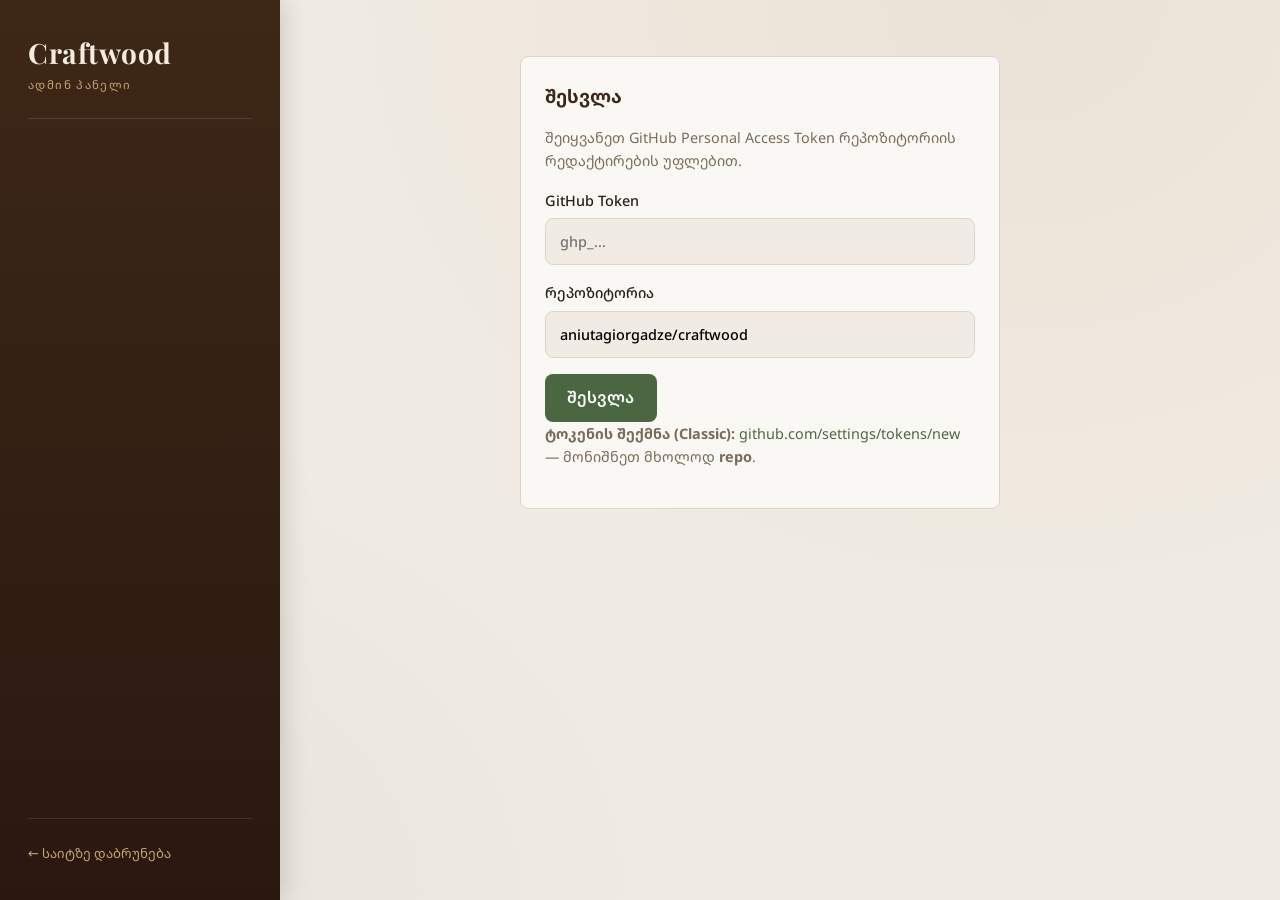
<file: admin/index.html>
<!DOCTYPE html>
<html lang="ka">
<head>
  <meta charset="UTF-8">
  <meta name="viewport" content="width=device-width, initial-scale=1.0">
  <title>Craftwood — ადმინ პანელი</title>
  <link rel="preconnect" href="https://fonts.googleapis.com">
  <link rel="preconnect" href="https://fonts.gstatic.com" crossorigin>
  <link href="https://fonts.googleapis.com/css2?family=Playfair+Display:wght@500;700&family=Noto+Sans+Georgian:wght@400;500;600&display=swap" rel="stylesheet">
  <link rel="stylesheet" href="admin.css">
</head>
<body>
  <div class="app">
    <aside class="sidebar" id="sidebar">
      <button class="sidebar-close" id="sidebar-close" aria-label="მენიუს დახურვა">&times;</button>
      <a href="#featured" class="sidebar-brand" id="sidebar-brand">
        <span class="sidebar-brand-name">Craftwood</span>
        <span class="sidebar-brand-tag">ადმინ პანელი</span>
      </a>
      <nav class="sidebar-nav hidden" id="sidebar-nav" aria-label="ადმინ მენიუ">
        <a href="#featured" class="sidebar-link is-active" data-tab="featured">განსაკუთრებული ნამუშევრები</a>
        <a href="#materials" class="sidebar-link" data-tab="materials">მასალები</a>
        <a href="#about" class="sidebar-link" data-tab="about">ჩვენს შესახებ</a>
        <a href="#consultation" class="sidebar-link" data-tab="consultation">შეკვეთების მოთხოვნები</a>
        <a href="#gallery" class="sidebar-link" data-tab="gallery">სრული ნამუშევრები</a>
        <a href="#comments" class="sidebar-link sidebar-link--admin" data-tab="comments">კომენტარები</a>
      </nav>
      <footer class="sidebar-footer">
        <a href="../index.html" class="sidebar-back">← საიტზე დაბრუნება</a>
        <p class="sidebar-user hidden" id="sidebar-user">შესული: <strong id="user-name"></strong></p>
        <button type="button" id="logout-btn" class="btn btn-ghost btn-sm hidden">გასვლა</button>
      </footer>
    </aside>

    <div class="app-main">
      <header class="mobile-header">
        <button class="menu-toggle" id="menu-toggle" aria-label="მენიუ" aria-expanded="false">
          <span></span><span></span><span></span>
        </button>
        <span class="mobile-title" id="mobile-title">Craftwood ადმინი</span>
      </header>

      <main class="content">
        <section id="login-section" class="login-section">
          <div class="card login-card">
            <h2>შესვლა</h2>
            <p class="hint">შეიყვანეთ GitHub Personal Access Token რეპოზიტორიის რედაქტირების უფლებით.</p>
            <form id="login-form">
              <label>
                GitHub Token
                <input type="password" id="token-input" required placeholder="ghp_...">
              </label>
              <label>
                რეპოზიტორია
                <input type="text" id="repo-input" required placeholder="username/craftwood">
              </label>
              <button type="submit" class="btn btn-primary">შესვლა</button>
            </form>
            <p class="help">
              <strong>ტოკენის შექმნა (Classic):</strong>
              <a href="https://github.com/settings/tokens/new" target="_blank" rel="noopener">github.com/settings/tokens/new</a>
              — მონიშნეთ მხოლოდ <strong>repo</strong>.
            </p>
          </div>
        </section>

        <section id="panel-section" class="hidden">
          <p id="status" class="status status-global" aria-live="polite"></p>

          <div class="admin-view is-active" data-tab="featured">
            <header class="view-header">
              <p class="view-eyebrow">მთავარი გვერდი</p>
              <h1>განსაკუთრებული ნამუშევრები</h1>
            </header>
            <div class="card">
              <p class="hint">მონიშნეთ ნამუშევრები, რომლებიც პირველ გვერდზე გამოჩნდება.</p>
              <label>სათაური<input type="text" id="featured-section-title"></label>
              <label>ქვესათაური<input type="text" id="featured-section-subtitle"></label>
              <button type="button" class="btn btn-primary" id="save-featured-section">სექციის შენახვა</button>
              <div id="featured-list" class="items-list featured-list"></div>
            </div>
          </div>

          <div class="admin-view" data-tab="gallery">
            <header class="view-header">
              <p class="view-eyebrow">გალერეა</p>
              <h1>სრული ნამუშევრები</h1>
            </header>
            <div class="card">
              <h2>ახალი ფოტოს დამატება</h2>
              <form id="upload-form">
                <label>სურათი<input type="file" id="image-input" accept="image/*" required></label>
                <label>სათაური<input type="text" id="title-input" required placeholder="მაგ. მაგიდა"></label>
                <label>კატეგორია
                  <select id="category-input" required></select>
                  <input type="text" id="category-other-input" class="category-other hidden" placeholder="ჩაწერეთ კატეგორია">
                </label>
                <label class="checkbox-label">
                  <input type="checkbox" id="upload-featured" checked> განსაკუთრებული (მთავარ გვერდზე)
                </label>
                <button type="submit" class="btn btn-primary" id="upload-btn">ატვირთვა</button>
              </form>
            </div>
            <div class="card">
              <h2>არსებული ნამუშევრები</h2>
              <label>სათაური<input type="text" id="gallery-section-title"></label>
              <label>ქვესათაური<input type="text" id="gallery-section-subtitle"></label>
              <button type="button" class="btn btn-primary" id="save-gallery-section">სექციის შენახვა</button>
              <div id="items-list" class="items-list"></div>
            </div>
          </div>

          <div class="admin-view" data-tab="materials">
            <header class="view-header">
              <p class="view-eyebrow">კონტენტი</p>
              <h1>მასალები</h1>
            </header>
            <div class="card">
              <label>სათაური<input type="text" id="materials-title"></label>
              <label>ქვესათაური<input type="text" id="materials-subtitle"></label>
              <button type="button" class="btn btn-primary" id="save-materials-header">სათაურის შენახვა</button>
              <hr class="divider">
              <h2>ახალი მასალა</h2>
              <form id="material-form">
                <label>სახელი<input type="text" id="material-name" required></label>
                <label>აღწერა<textarea id="material-desc" rows="2" required></textarea></label>
                <label>სურათი<input type="file" id="material-image" accept="image/*" required></label>
                <button type="submit" class="btn btn-primary">დამატება</button>
              </form>
              <div id="materials-list" class="items-list"></div>
            </div>
          </div>

          <div class="admin-view" data-tab="about">
            <header class="view-header">
              <p class="view-eyebrow">კონტენტი</p>
              <h1>ჩვენს შესახებ</h1>
            </header>
            <div class="card">
              <form id="about-form">
                <label>სათაური<input type="text" id="about-title"></label>
                <label>აბზაცი 1<textarea id="about-p1" rows="3"></textarea></label>
                <label>აბზაცი 2<textarea id="about-p2" rows="3"></textarea></label>
                <label>თვისება 1<input type="text" id="about-f1"></label>
                <label>თვისება 2<input type="text" id="about-f2"></label>
                <label>თვისება 3<input type="text" id="about-f3"></label>
                <label>სურათი (არასავალდებულო)<input type="file" id="about-image" accept="image/*"></label>
                <p class="hint" id="about-image-current"></p>
                <button type="submit" class="btn btn-primary">შენახვა</button>
              </form>
            </div>
          </div>

          <div class="admin-view" data-tab="consultation">
            <header class="view-header">
              <p class="view-eyebrow">შემომავალი</p>
              <h1>შეკვეთების მოთხოვნები</h1>
            </header>
            <div class="card">
              <p class="hint">საიტის „შეუკვეთე კონსულტაცია“ გვერდიდან მოსული მოთხოვნები. მონიშნეთ „დავრეკე“, როცა უკვე დაუკავშირდებით, და დაწერეთ შენიშვნა.</p>
                            <p class="hint">Live საიტზე შენახვისთვის GitHub Secret: <strong>REVIEW_WRITE_TOKEN</strong> (Classic token, repo scope).</p>
              <div id="requests-list" class="requests-list"></div>
            </div>
          </div>

          <div class="admin-view" data-tab="comments">
            <header class="view-header">
              <p class="view-eyebrow">მოდერაცია</p>
              <h1>კომენტარები</h1>
            </header>
            <div class="card">
              <p class="hint">სტუმრები ტოვებენ შეფასებას (1–5 ვარსკვლავი) და კომენტარს სურათებზე. შეგიძლიათ ჩასწოროთ, დამალოთ ან წაშალოთ.</p>
              <p class="hint">საიტზე შენახვისთვის დაამატეთ GitHub Secret: <strong>REVIEW_WRITE_TOKEN</strong> (Classic token, repo scope).</p>
              <div id="reviews-list" class="reviews-moderation-list"></div>
            </div>
          </div>
        </section>
      </main>
    </div>
  </div>

  <div id="confirm-dialog" class="confirm-dialog hidden" aria-hidden="true">
    <div class="confirm-dialog__box" role="dialog" aria-modal="true" aria-labelledby="confirm-title">
      <h3 id="confirm-title">ნამდვილად გსურთ წაშლა?</h3>
      <p id="confirm-message" class="confirm-dialog__message"></p>
      <div class="confirm-dialog__actions">
        <button type="button" class="btn btn-ghost" id="confirm-cancel">გაუქმება</button>
        <button type="button" class="btn btn-danger" id="confirm-ok">წაშლა</button>
      </div>
    </div>
  </div>

  <script src="../js/config.js"></script>
  <script src="../js/reviews.js"></script>
  <script src="../js/requests.js"></script>
  <script src="admin.js"></script>
</body>
</html>
</file>
<file: admin/admin.css>
:root {
  --color-bg: #f0ebe3;
  --color-surface: #faf8f4;
  --color-wood: #8b5a2b;
  --color-wood-dark: #3d2817;
  --color-wood-mid: #5c3d1e;
  --color-wood-light: #c4a574;
  --color-accent: #4a6741;
  --color-accent-light: #6b8f5e;
  --color-text: #2a2118;
  --color-text-muted: #7a6b58;
  --color-border: #ddd4c8;
  --color-danger: #b33a3a;
  --sidebar-width: 280px;
  --font-display: 'Playfair Display', Georgia, serif;
  --font-body: 'Noto Sans Georgian', system-ui, sans-serif;
  --shadow-md: 0 12px 40px rgba(42, 33, 24, 0.1);
  --radius: 8px;
  --transition: 0.25s ease;
}

*,
*::before,
*::after {
  box-sizing: border-box;
  margin: 0;
  padding: 0;
}

body {
  font-family: var(--font-body);
  background: var(--color-bg);
  color: var(--color-text);
  line-height: 1.6;
  min-height: 100vh;
  background-image:
    radial-gradient(ellipse at 80% 0%, rgba(196, 165, 116, 0.12) 0%, transparent 50%),
    radial-gradient(ellipse at 0% 100%, rgba(74, 103, 65, 0.06) 0%, transparent 40%);
}

a {
  color: inherit;
  text-decoration: none;
}

/* App shell — same as main site */
.app {
  display: flex;
  min-height: 100vh;
}

.sidebar {
  position: fixed;
  top: 0;
  left: 0;
  width: var(--sidebar-width);
  height: 100vh;
  background: linear-gradient(180deg, var(--color-wood-dark) 0%, #2a1810 100%);
  display: flex;
  flex-direction: column;
  padding: 2.25rem 1.75rem;
  z-index: 100;
  box-shadow: 4px 0 24px rgba(0, 0, 0, 0.15);
}

.sidebar-close {
  display: none;
  position: absolute;
  top: 1rem;
  right: 1rem;
  background: none;
  border: none;
  font-size: 1.75rem;
  cursor: pointer;
  color: rgba(255, 255, 255, 0.6);
}

.sidebar-brand {
  display: block;
  margin-bottom: 2.5rem;
  padding-bottom: 1.5rem;
  border-bottom: 1px solid rgba(255, 255, 255, 0.12);
}

.sidebar-brand-name {
  display: block;
  font-family: var(--font-display);
  font-size: 1.75rem;
  font-weight: 700;
  color: #f5ebe0;
  line-height: 1.2;
  letter-spacing: 0.02em;
}

.sidebar-brand-tag {
  display: block;
  margin-top: 0.4rem;
  font-size: 0.72rem;
  color: var(--color-wood-light);
  letter-spacing: 0.12em;
  text-transform: uppercase;
}

.sidebar-nav {
  display: flex;
  flex-direction: column;
  gap: 0.15rem;
  flex: 1;
}

.sidebar-link {
  display: block;
  padding: 0.8rem 1rem;
  font-size: 0.88rem;
  font-weight: 500;
  color: rgba(245, 235, 224, 0.65);
  border-radius: 6px;
  border-left: 3px solid transparent;
  transition: background var(--transition), color var(--transition), border-color var(--transition);
}

.sidebar-link:hover,
.sidebar-link.is-active {
  background: rgba(255, 255, 255, 0.06);
  color: #f5ebe0;
  border-left-color: var(--color-wood-light);
}

.sidebar-link--admin {
  margin-top: 0.5rem;
  padding-top: 1rem;
  border-top: 1px solid rgba(255, 255, 255, 0.08);
}

.sidebar-footer {
  margin-top: auto;
  padding-top: 1.5rem;
  border-top: 1px solid rgba(255, 255, 255, 0.1);
  display: flex;
  flex-direction: column;
  gap: 0.75rem;
}

.sidebar-back {
  font-size: 0.82rem;
  color: var(--color-wood-light);
  transition: color var(--transition);
}

.sidebar-back:hover {
  color: #f5ebe0;
}

.sidebar-user {
  font-size: 0.75rem;
  color: rgba(245, 235, 224, 0.55);
}

.sidebar-user strong {
  color: rgba(245, 235, 224, 0.85);
}

.app-main {
  flex: 1;
  margin-left: var(--sidebar-width);
  min-width: 0;
}

.mobile-header {
  display: none;
  align-items: center;
  gap: 1rem;
  padding: 0.85rem 1.25rem;
  background: var(--color-surface);
  border-bottom: 1px solid var(--color-border);
  position: sticky;
  top: 0;
  z-index: 50;
}

.mobile-title {
  font-family: var(--font-display);
  font-weight: 700;
  color: var(--color-wood);
  font-size: 1rem;
}

.menu-toggle {
  display: flex;
  flex-direction: column;
  gap: 5px;
  background: none;
  border: none;
  cursor: pointer;
  padding: 4px;
}

.menu-toggle span {
  display: block;
  width: 22px;
  height: 2px;
  background: var(--color-wood);
}

.content {
  padding: 2.5rem 3rem 4rem;
  max-width: 960px;
}

.login-section {
  display: flex;
  justify-content: center;
  padding-top: 1rem;
}

.login-card {
  width: min(480px, 100%);
}

.view-header {
  margin-bottom: 2rem;
}

.view-eyebrow {
  font-size: 0.72rem;
  font-weight: 600;
  letter-spacing: 0.14em;
  text-transform: uppercase;
  color: var(--color-accent);
  margin-bottom: 0.5rem;
}

.view-header h1 {
  font-family: var(--font-display);
  font-size: clamp(1.75rem, 4vw, 2.25rem);
  font-weight: 700;
  color: var(--color-wood-dark);
  line-height: 1.2;
}

.admin-view {
  display: none;
  animation: fadeIn 0.3s ease;
}

.admin-view.is-active {
  display: block;
}

@keyframes fadeIn {
  from { opacity: 0; transform: translateY(8px); }
  to { opacity: 1; transform: translateY(0); }
}

.sidebar-overlay {
  display: none;
  position: fixed;
  inset: 0;
  background: rgba(42, 33, 24, 0.45);
  z-index: 90;
}

.sidebar-overlay.is-visible {
  display: block;
}

.btn-sm {
  padding: 0.45rem 0.85rem;
  font-size: 0.78rem;
  width: 100%;
}

.sidebar-footer .btn-ghost {
  color: rgba(245, 235, 224, 0.75);
  border-color: rgba(255, 255, 255, 0.2);
}

.sidebar-footer .btn-ghost:hover {
  background: rgba(255, 255, 255, 0.08);
  color: #f5ebe0;
}

.card {
  background: var(--color-surface);
  border: 1px solid var(--color-border);
  border-radius: var(--radius);
  padding: 1.5rem;
  margin-bottom: 1.5rem;
}

.card h2 {
  font-size: 1.15rem;
  color: var(--color-wood-dark);
  margin-bottom: 1rem;
}

.hint,
.help {
  color: var(--color-text-muted);
  font-size: 0.9rem;
  margin-bottom: 1rem;
}

.help a {
  color: var(--color-accent);
}

label {
  display: block;
  margin-bottom: 1rem;
  font-size: 0.9rem;
  font-weight: 500;
}

input[type='text'],
input[type='password'],
input[type='file'],
select {
  display: block;
  width: 100%;
  margin-top: 0.4rem;
  padding: 0.7rem 0.9rem;
  border: 1px solid var(--color-border);
  border-radius: 8px;
  font: inherit;
  background: var(--color-bg);
}

.category-other {
  margin-top: 0.5rem;
}

input:focus,
select:focus {
  outline: 2px solid var(--color-accent);
  outline-offset: 1px;
}

.btn {
  display: inline-block;
  padding: 0.7rem 1.4rem;
  border-radius: 8px;
  font: inherit;
  font-weight: 600;
  cursor: pointer;
  border: none;
  transition: 0.2s ease;
}

.btn-primary {
  background: var(--color-accent);
  color: #fff;
}

.btn-primary:hover:not(:disabled) {
  background: #234a32;
}

.btn-primary:disabled {
  opacity: 0.6;
  cursor: not-allowed;
}

.btn-ghost {
  background: transparent;
  color: var(--color-text-muted);
  border: 1px solid var(--color-border);
}

.btn-danger {
  background: var(--color-danger);
  color: #fff;
  padding: 0.4rem 0.8rem;
  font-size: 0.85rem;
}

.hidden {
  display: none !important;
}

.status {
  margin-top: 1rem;
  font-size: 0.9rem;
  min-height: 1.4em;
}

.status-global {
  margin: 0 0 1rem;
  padding: 0.75rem 1rem;
  border-radius: var(--radius);
  background: var(--color-surface);
  border: 1px solid var(--color-border);
}

.status-global.success {
  color: var(--color-accent);
  border-color: var(--color-accent);
  background: #eef6f0;
}

.status-global.error {
  color: var(--color-danger);
  border-color: var(--color-danger);
  background: #fdf0f0;
}

.confirm-dialog {
  position: fixed;
  inset: 0;
  background: rgba(44, 36, 22, 0.45);
  display: flex;
  align-items: center;
  justify-content: center;
  padding: 1rem;
  z-index: 1000;
}

.confirm-dialog.hidden {
  display: none;
}

.confirm-dialog__box {
  width: min(420px, 92vw);
  background: var(--color-surface);
  border: 1px solid var(--color-border);
  border-radius: var(--radius);
  padding: 1.5rem;
  box-shadow: 0 12px 40px rgba(0, 0, 0, 0.15);
}

.confirm-dialog__box h3 {
  font-size: 1.1rem;
  color: var(--color-wood-dark);
  margin-bottom: 0.75rem;
}

.confirm-dialog__message {
  color: var(--color-text-muted);
  margin-bottom: 1.25rem;
}

.confirm-dialog__actions {
  display: flex;
  justify-content: flex-end;
  gap: 0.75rem;
}

.status.success {
  color: var(--color-accent);
}

.status.error {
  color: var(--color-danger);
}

.items-list {
  display: flex;
  flex-direction: column;
  gap: 0.75rem;
}

.item-row {
  display: flex;
  align-items: flex-start;
  gap: 1rem;
  padding: 0.75rem;
  border: 1px solid var(--color-border);
  border-radius: 8px;
}

.item-row--editing {
  flex-wrap: wrap;
}

.item-row img {
  width: 80px;
  height: 60px;
  object-fit: cover;
  border-radius: 4px;
  flex-shrink: 0;
  background: var(--color-bg);
}

.item-row img.edit-preview {
  width: 120px;
  height: 90px;
}

.item-row img.img-error {
  outline: 2px dashed var(--color-danger);
}

.item-info {
  flex: 1;
  min-width: 0;
}

.item-info h3 {
  font-size: 0.95rem;
  margin-bottom: 0.15rem;
}

.item-info p {
  font-size: 0.8rem;
  color: var(--color-text-muted);
}

.item-path {
  font-size: 0.7rem !important;
  opacity: 0.7;
  word-break: break-all;
}

.item-edit-fields {
  flex: 1;
  min-width: 200px;
}

.item-edit-fields label {
  margin-bottom: 0.6rem;
}

.item-actions {
  display: flex;
  flex-direction: column;
  gap: 0.4rem;
  flex-shrink: 0;
}

.item-row--editing .item-actions {
  flex-direction: row;
  margin-top: 0.5rem;
}

.btn-ghost {
  padding: 0.4rem 0.8rem;
  font-size: 0.85rem;
}

.empty-list {
  color: var(--color-text-muted);
  font-size: 0.9rem;
}

.item-reviews-count {
  color: var(--color-accent) !important;
  font-weight: 500;
}

.btn-xs {
  padding: 0.25rem 0.55rem;
  font-size: 0.75rem;
}

.review-edit-block {
  margin: 0.75rem 0 0.5rem;
  padding: 0.75rem;
  border: 1px dashed var(--color-border);
  border-radius: 8px;
  background: var(--color-bg);
}

.review-edit-block h4 {
  font-size: 0.9rem;
  margin-bottom: 0.6rem;
}

.review-edit-list {
  display: flex;
  flex-direction: column;
  gap: 0.5rem;
  margin-bottom: 0.75rem;
}

.review-edit-empty {
  font-size: 0.8rem;
  color: var(--color-text-muted);
}

.review-edit-row {
  padding: 0.5rem 0.6rem;
  border: 1px solid var(--color-border);
  border-radius: 6px;
  background: #fff;
}

.review-edit-row-head {
  display: flex;
  align-items: center;
  gap: 0.5rem;
  flex-wrap: wrap;
  margin-bottom: 0.25rem;
}

.review-edit-row-head strong {
  font-size: 0.85rem;
}

.review-edit-text {
  font-size: 0.8rem;
  color: var(--color-text-muted);
}

.review-star {
  color: #ddd;
}

.review-star.is-filled {
  color: #e6a800;
}

.review-add-form label {
  margin-bottom: 0.5rem;
}

.review-add-form textarea {
  resize: vertical;
  min-height: 56px;
}

.reviews-moderation-list {
  display: flex;
  flex-direction: column;
  gap: 0.75rem;
}

.review-mod-row {
  display: flex;
  gap: 1rem;
  justify-content: space-between;
  align-items: flex-start;
  padding: 0.75rem;
  border: 1px solid var(--color-border);
  border-radius: 8px;
  background: #fff;
}

.review-mod-row--hidden {
  opacity: 0.65;
  background: var(--color-bg);
}

.review-mod-main {
  flex: 1;
  min-width: 0;
}

.review-mod-item {
  font-size: 0.78rem;
  color: var(--color-accent);
  font-weight: 600;
  margin-bottom: 0.25rem;
}

.review-mod-head {
  display: flex;
  align-items: center;
  gap: 0.5rem;
  flex-wrap: wrap;
  margin-bottom: 0.25rem;
}

.review-mod-head strong {
  font-size: 0.9rem;
}

.review-mod-badge {
  font-size: 0.72rem;
  padding: 0.1rem 0.45rem;
  border-radius: 999px;
  background: #eee;
  color: var(--color-text-muted);
}

.review-mod-text {
  font-size: 0.85rem;
  color: var(--color-text-muted);
}

.review-mod-date {
  display: block;
  margin-top: 0.35rem;
  font-size: 0.72rem;
  color: var(--color-text-muted);
  opacity: 0.8;
}

.review-mod-actions {
  display: flex;
  flex-direction: column;
  gap: 0.35rem;
  flex-shrink: 0;
}

.review-mod-actions--row {
  flex-direction: row;
  margin-top: 0.5rem;
}

.review-edit-form label {
  display: block;
  margin-bottom: 0.5rem;
  font-size: 0.85rem;
}

.review-edit-form input,
.review-edit-form textarea,
.review-edit-form select {
  width: 100%;
  margin-top: 0.2rem;
  padding: 0.45rem 0.6rem;
  border: 1px solid var(--color-border);
  border-radius: 6px;
  font-family: inherit;
}

.featured-row {
  display: flex;
  align-items: center;
  gap: 0.85rem;
  padding: 0.65rem 0.75rem;
  border: 1px solid var(--color-border);
  border-radius: 8px;
  cursor: pointer;
  transition: background 0.2s;
}

.featured-row:hover {
  background: var(--color-bg);
}

.featured-row input {
  flex-shrink: 0;
  width: 18px;
  height: 18px;
  accent-color: var(--color-accent);
}

.featured-thumb {
  width: 56px;
  height: 42px;
  object-fit: cover;
  border-radius: 4px;
  flex-shrink: 0;
}

.featured-row strong {
  display: block;
  font-size: 0.9rem;
}

.featured-row small {
  font-size: 0.75rem;
  color: var(--color-text-muted);
}

.featured-list {
  margin-top: 1rem;
}

.checkbox-label {
  display: flex !important;
  flex-direction: row !important;
  align-items: center;
  gap: 0.5rem;
  font-size: 0.9rem;
}

.checkbox-label input {
  width: auto;
}

.divider {
  border: none;
  border-top: 1px solid var(--color-border);
  margin: 1.25rem 0;
}

.card h3 {
  font-size: 1rem;
  color: var(--color-wood-dark);
  margin-bottom: 0.75rem;
}

textarea,
input[type='email'] {
  display: block;
  width: 100%;
  margin-top: 0.4rem;
  padding: 0.7rem 0.9rem;
  border: 1px solid var(--color-border);
  border-radius: 8px;
  font: inherit;
  background: var(--color-bg);
}

textarea:focus,
input[type='email']:focus {
  outline: 2px solid var(--color-accent);
  outline-offset: 1px;
}

@media (max-width: 900px) {
  .sidebar {
    transform: translateX(-100%);
    transition: transform var(--transition);
    box-shadow: var(--shadow-md);
  }

  .sidebar.is-open {
    transform: translateX(0);
  }

  .sidebar-close {
    display: block;
  }

  .app-main {
    margin-left: 0;
  }

  .mobile-header {
    display: flex;
  }

  .content {
    padding: 1.5rem 1.25rem 3rem;
  }

  .item-row {
    flex-wrap: wrap;
  }

  .item-actions {
    flex-direction: row;
    width: 100%;
  }

  .review-mod-row {
    flex-direction: column;
  }

  .review-mod-actions {
    flex-direction: row;
    flex-wrap: wrap;
  }
}

.requests-list {
  display: flex;
  flex-direction: column;
  gap: 0.85rem;
}

.request-row {
  display: flex;
  gap: 1rem;
  justify-content: space-between;
  align-items: flex-start;
  padding: 1rem;
  border: 1px solid var(--color-border);
  border-radius: 8px;
  background: #fff;
}

.request-row--called {
  opacity: 0.72;
  background: var(--color-bg);
}

.request-main {
  flex: 1;
  min-width: 0;
}

.request-head {
  display: flex;
  align-items: center;
  gap: 0.75rem;
  flex-wrap: wrap;
  margin-bottom: 0.5rem;
}

.request-phone {
  font-size: 1.05rem;
  font-weight: 700;
  color: var(--color-wood-dark);
}

.request-date {
  font-size: 0.78rem;
  color: var(--color-text-muted);
}

.request-message {
  font-size: 0.92rem;
  color: var(--color-text);
  margin-bottom: 0.85rem;
  white-space: pre-wrap;
}

.request-called-label {
  display: flex !important;
  flex-direction: row !important;
  align-items: center;
  gap: 0.5rem;
  margin-bottom: 0.65rem !important;
  font-size: 0.88rem;
}

.request-called-label input {
  width: auto;
  accent-color: var(--color-accent);
}

.request-note-label {
  display: block;
  margin-bottom: 0.5rem !important;
  font-size: 0.85rem;
}

.request-note-input {
  display: block;
  width: 100%;
  margin-top: 0.35rem;
  padding: 0.6rem 0.75rem;
  border: 1px solid var(--color-border);
  border-radius: 8px;
  font: inherit;
  resize: vertical;
  min-height: 56px;
}

.request-actions {
  flex-shrink: 0;
}
</file>
